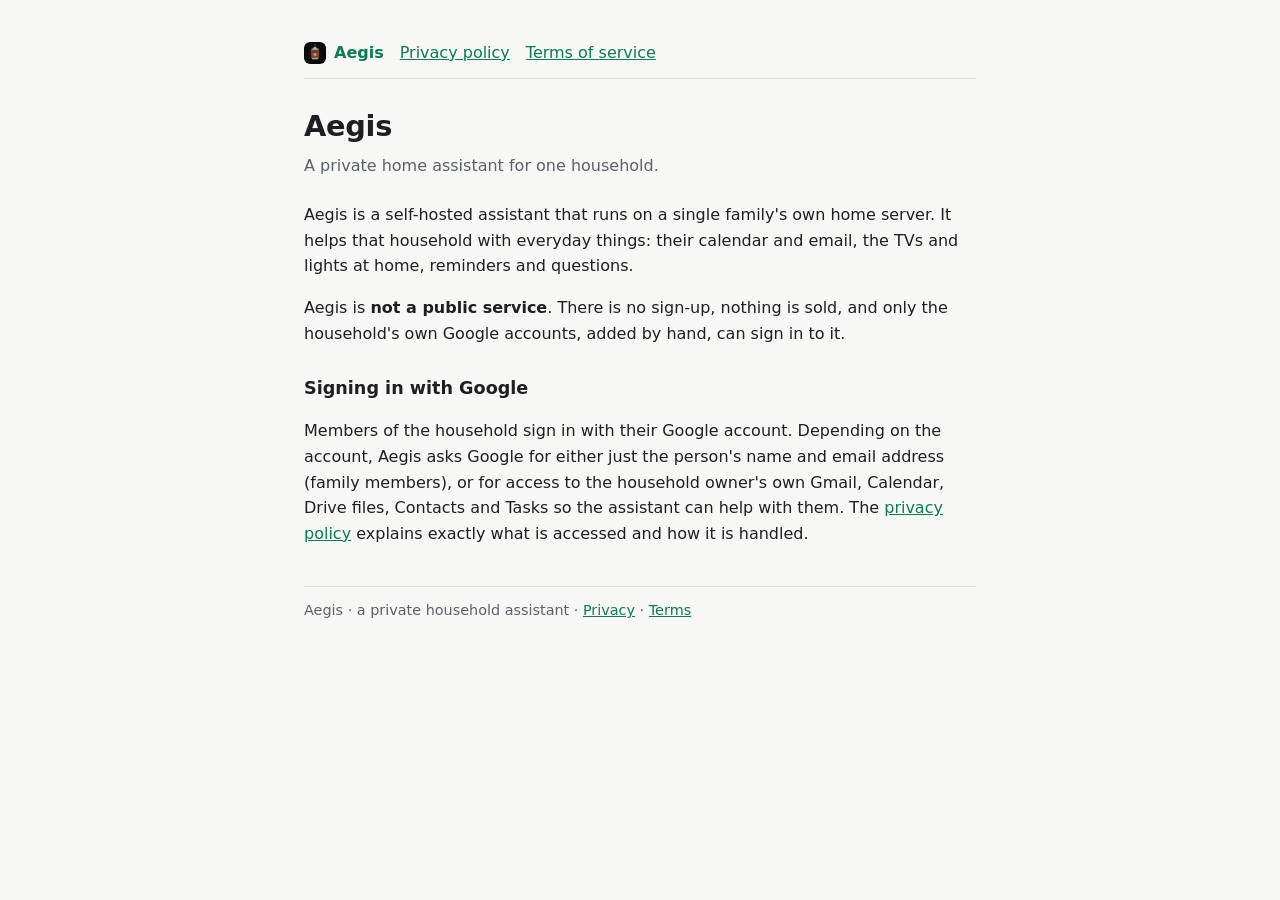
<file: index.html>
<!doctype html>
<html lang="en">
<head>
<meta charset="utf-8">
<meta name="viewport" content="width=device-width, initial-scale=1">
<title>Aegis</title>
<meta name="description" content="Aegis is a private home assistant used by a single household.">
<link rel="icon" href="icon.png">
<link rel="apple-touch-icon" href="icon.png">
<link rel="stylesheet" href="style.css">
</head>
<body>
<main>
  <nav><a href="./" class="brand"><img src="icon.png" alt="" width="22" height="22">Aegis</a><a href="privacy.html">Privacy policy</a><a href="terms.html">Terms of service</a></nav>
  <h1>Aegis</h1>
  <p class="sub">A private home assistant for one household.</p>

  <p>Aegis is a self-hosted assistant that runs on a single family's own home server. It helps that household with
    everyday things: their calendar and email, the TVs and lights at home, reminders and questions.</p>

  <p>Aegis is <strong>not a public service</strong>. There is no sign-up, nothing is sold, and only the household's own
    Google accounts, added by hand, can sign in to it.</p>

  <h2>Signing in with Google</h2>
  <p>Members of the household sign in with their Google account. Depending on the account, Aegis asks Google for
    either just the person's name and email address (family members), or for access to the household owner's own
    Gmail, Calendar, Drive files, Contacts and Tasks so the assistant can help with them. The
    <a href="privacy.html">privacy policy</a> explains exactly what is accessed and how it is handled.</p>

  <footer>Aegis &middot; a private household assistant &middot; <a href="privacy.html">Privacy</a> &middot;
    <a href="terms.html">Terms</a></footer>
</main>
</body>
</html>
</file>
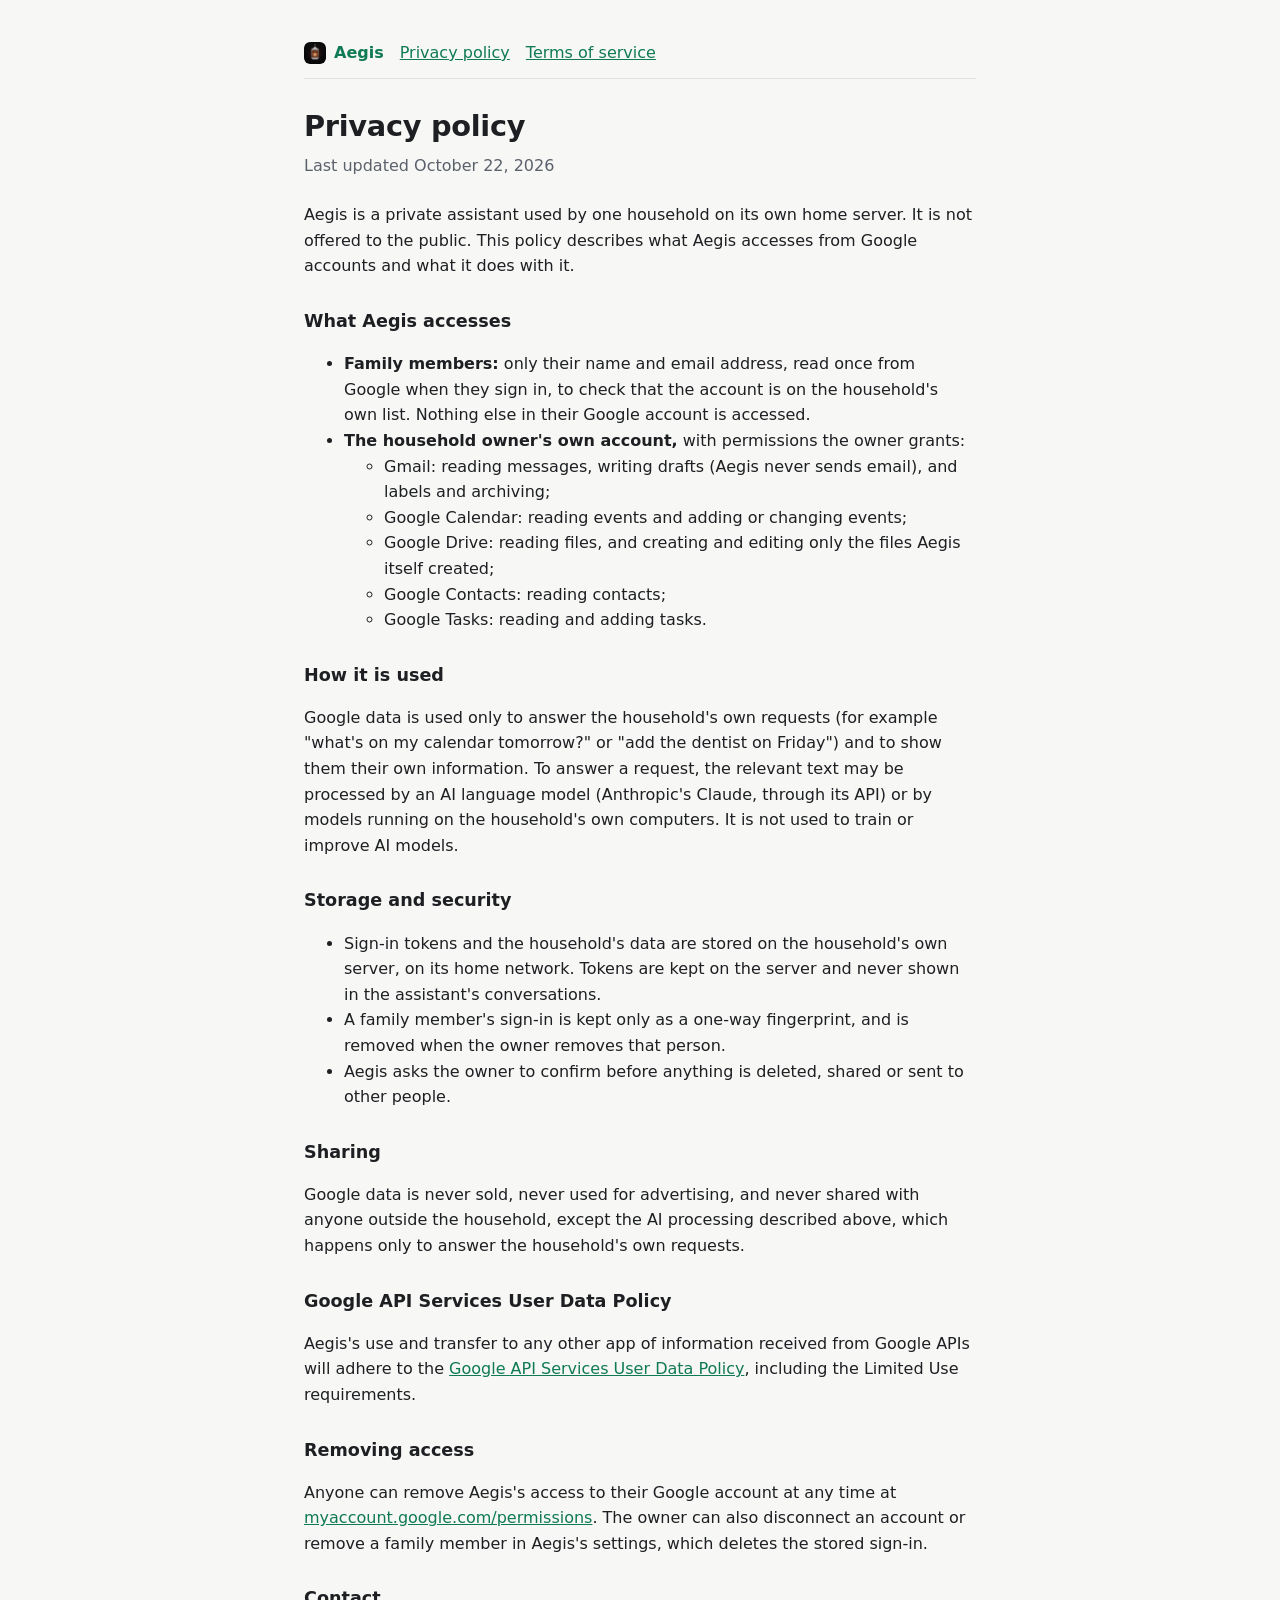
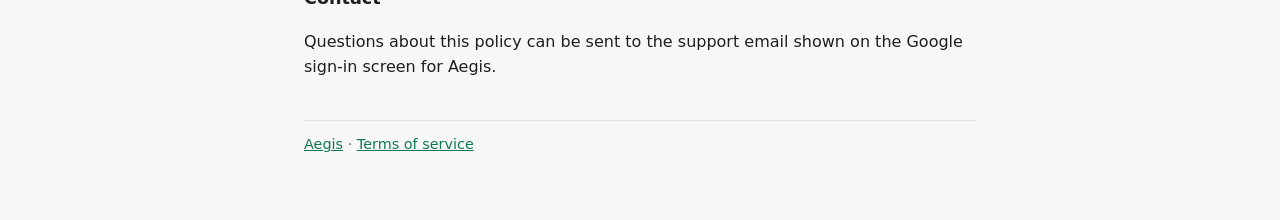
<file: privacy.html>
<!doctype html>
<html lang="en">
<head>
<meta charset="utf-8">
<meta name="viewport" content="width=device-width, initial-scale=1">
<title>Aegis privacy policy</title>
<link rel="icon" href="icon.png">
<link rel="apple-touch-icon" href="icon.png">
<link rel="stylesheet" href="style.css">
</head>
<body>
<main>
  <nav><a href="./" class="brand"><img src="icon.png" alt="" width="22" height="22">Aegis</a><a href="privacy.html">Privacy policy</a><a href="terms.html">Terms of service</a></nav>
  <h1>Privacy policy</h1>
  <p class="sub">Last updated October 22, 2026</p>

  <p>Aegis is a private assistant used by one household on its own home server. It is not offered to the public.
    This policy describes what Aegis accesses from Google accounts and what it does with it.</p>

  <h2>What Aegis accesses</h2>
  <ul>
    <li><strong>Family members:</strong> only their name and email address, read once from Google when they sign in,
      to check that the account is on the household's own list. Nothing else in their Google account is accessed.</li>
    <li><strong>The household owner's own account,</strong> with permissions the owner grants:
      <ul>
        <li>Gmail: reading messages, writing drafts (Aegis never sends email), and labels and archiving;</li>
        <li>Google Calendar: reading events and adding or changing events;</li>
        <li>Google Drive: reading files, and creating and editing only the files Aegis itself created;</li>
        <li>Google Contacts: reading contacts;</li>
        <li>Google Tasks: reading and adding tasks.</li>
      </ul>
    </li>
  </ul>

  <h2>How it is used</h2>
  <p>Google data is used only to answer the household's own requests (for example "what's on my calendar
    tomorrow?" or "add the dentist on Friday") and to show them their own information. To answer a request, the
    relevant text may be processed by an AI language model (Anthropic's Claude, through its API) or by models
    running on the household's own computers. It is not used to train or improve AI models.</p>

  <h2>Storage and security</h2>
  <ul>
    <li>Sign-in tokens and the household's data are stored on the household's own server, on its home network.
      Tokens are kept on the server and never shown in the assistant's conversations.</li>
    <li>A family member's sign-in is kept only as a one-way fingerprint, and is removed when the owner removes that
      person.</li>
    <li>Aegis asks the owner to confirm before anything is deleted, shared or sent to other people.</li>
  </ul>

  <h2>Sharing</h2>
  <p>Google data is never sold, never used for advertising, and never shared with anyone outside the household,
    except the AI processing described above, which happens only to answer the household's own requests.</p>

  <h2>Google API Services User Data Policy</h2>
  <p>Aegis's use and transfer to any other app of information received from Google APIs will adhere to the
    <a href="https://developers.google.com/terms/api-services-user-data-policy">Google API Services User Data
    Policy</a>, including the Limited Use requirements.</p>

  <h2>Removing access</h2>
  <p>Anyone can remove Aegis's access to their Google account at any time at
    <a href="https://myaccount.google.com/permissions">myaccount.google.com/permissions</a>. The owner can also
    disconnect an account or remove a family member in Aegis's settings, which deletes the stored sign-in.</p>

  <h2>Contact</h2>
  <p>Questions about this policy can be sent to the support email shown on the Google sign-in screen for Aegis.</p>

  <footer><a href="./">Aegis</a> &middot; <a href="terms.html">Terms of service</a></footer>
</main>
</body>
</html>
</file>
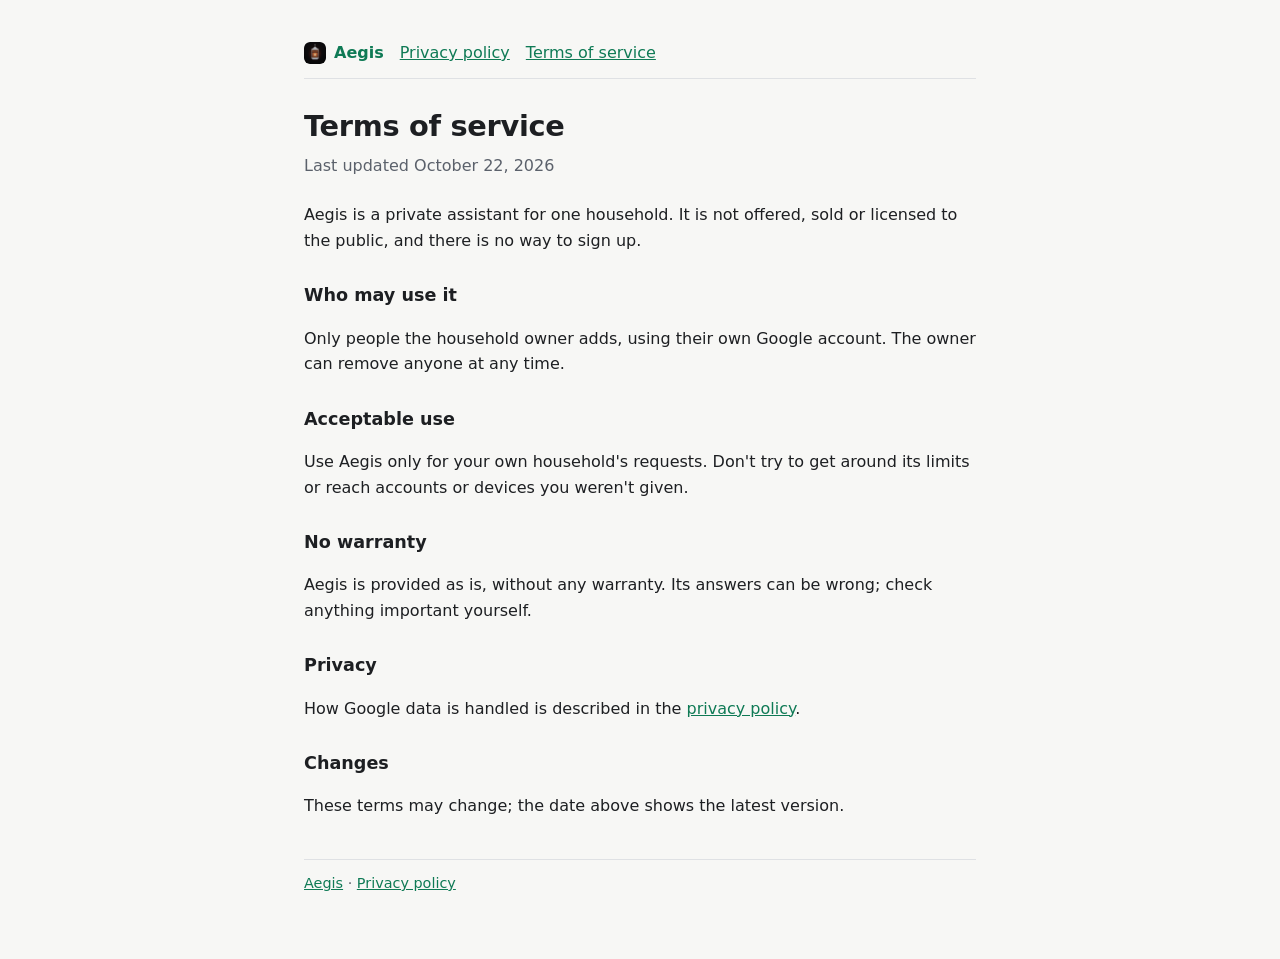
<file: terms.html>
<!doctype html>
<html lang="en">
<head>
<meta charset="utf-8">
<meta name="viewport" content="width=device-width, initial-scale=1">
<title>Aegis terms of service</title>
<link rel="icon" href="icon.png">
<link rel="apple-touch-icon" href="icon.png">
<link rel="stylesheet" href="style.css">
</head>
<body>
<main>
  <nav><a href="./" class="brand"><img src="icon.png" alt="" width="22" height="22">Aegis</a><a href="privacy.html">Privacy policy</a><a href="terms.html">Terms of service</a></nav>
  <h1>Terms of service</h1>
  <p class="sub">Last updated October 22, 2026</p>

  <p>Aegis is a private assistant for one household. It is not offered, sold or licensed to the public, and there
    is no way to sign up.</p>

  <h2>Who may use it</h2>
  <p>Only people the household owner adds, using their own Google account. The owner can remove anyone at any
    time.</p>

  <h2>Acceptable use</h2>
  <p>Use Aegis only for your own household's requests. Don't try to get around its limits or reach accounts or
    devices you weren't given.</p>

  <h2>No warranty</h2>
  <p>Aegis is provided as is, without any warranty. Its answers can be wrong; check anything important yourself.</p>

  <h2>Privacy</h2>
  <p>How Google data is handled is described in the <a href="privacy.html">privacy policy</a>.</p>

  <h2>Changes</h2>
  <p>These terms may change; the date above shows the latest version.</p>

  <footer><a href="./">Aegis</a> &middot; <a href="privacy.html">Privacy policy</a></footer>
</main>
</body>
</html>
</file>
<file: style.css>
:root {
  --bg: #f7f7f5; --text: #1d1f22; --muted: #5b616b; --line: #dfe1e4; --accent: #0f7a55;
  color-scheme: light dark;
}
@media (prefers-color-scheme: dark) {
  :root { --bg: #0d0f12; --text: #e9ebee; --muted: #9aa1ab; --line: #262a30; --accent: #3ddc97; }
}
* { box-sizing: border-box; }
body { margin: 0; background: var(--bg); color: var(--text);
       font: 16px/1.6 system-ui, -apple-system, "Segoe UI", Roboto, sans-serif; }
main { max-width: 44rem; margin: 0 auto; padding: 40px 16px 64px; }
h1 { font-size: 1.8rem; margin: 0 0 4px; letter-spacing: -0.01em; }
h2 { font-size: 1.1rem; margin: 28px 0 6px; }
p, li { color: var(--text); }
.sub { color: var(--muted); margin: 0 0 24px; }
nav { display: flex; gap: 16px; flex-wrap: wrap; border-bottom: 1px solid var(--line); padding-bottom: 12px; margin-bottom: 24px; }
a { color: var(--accent); }
footer { margin-top: 40px; color: var(--muted); font-size: .9rem; border-top: 1px solid var(--line); padding-top: 12px; }
.brand { display: inline-flex; align-items: center; gap: 8px; font-weight: 600; text-decoration: none; }
.brand img { border-radius: 6px; }
</file>
